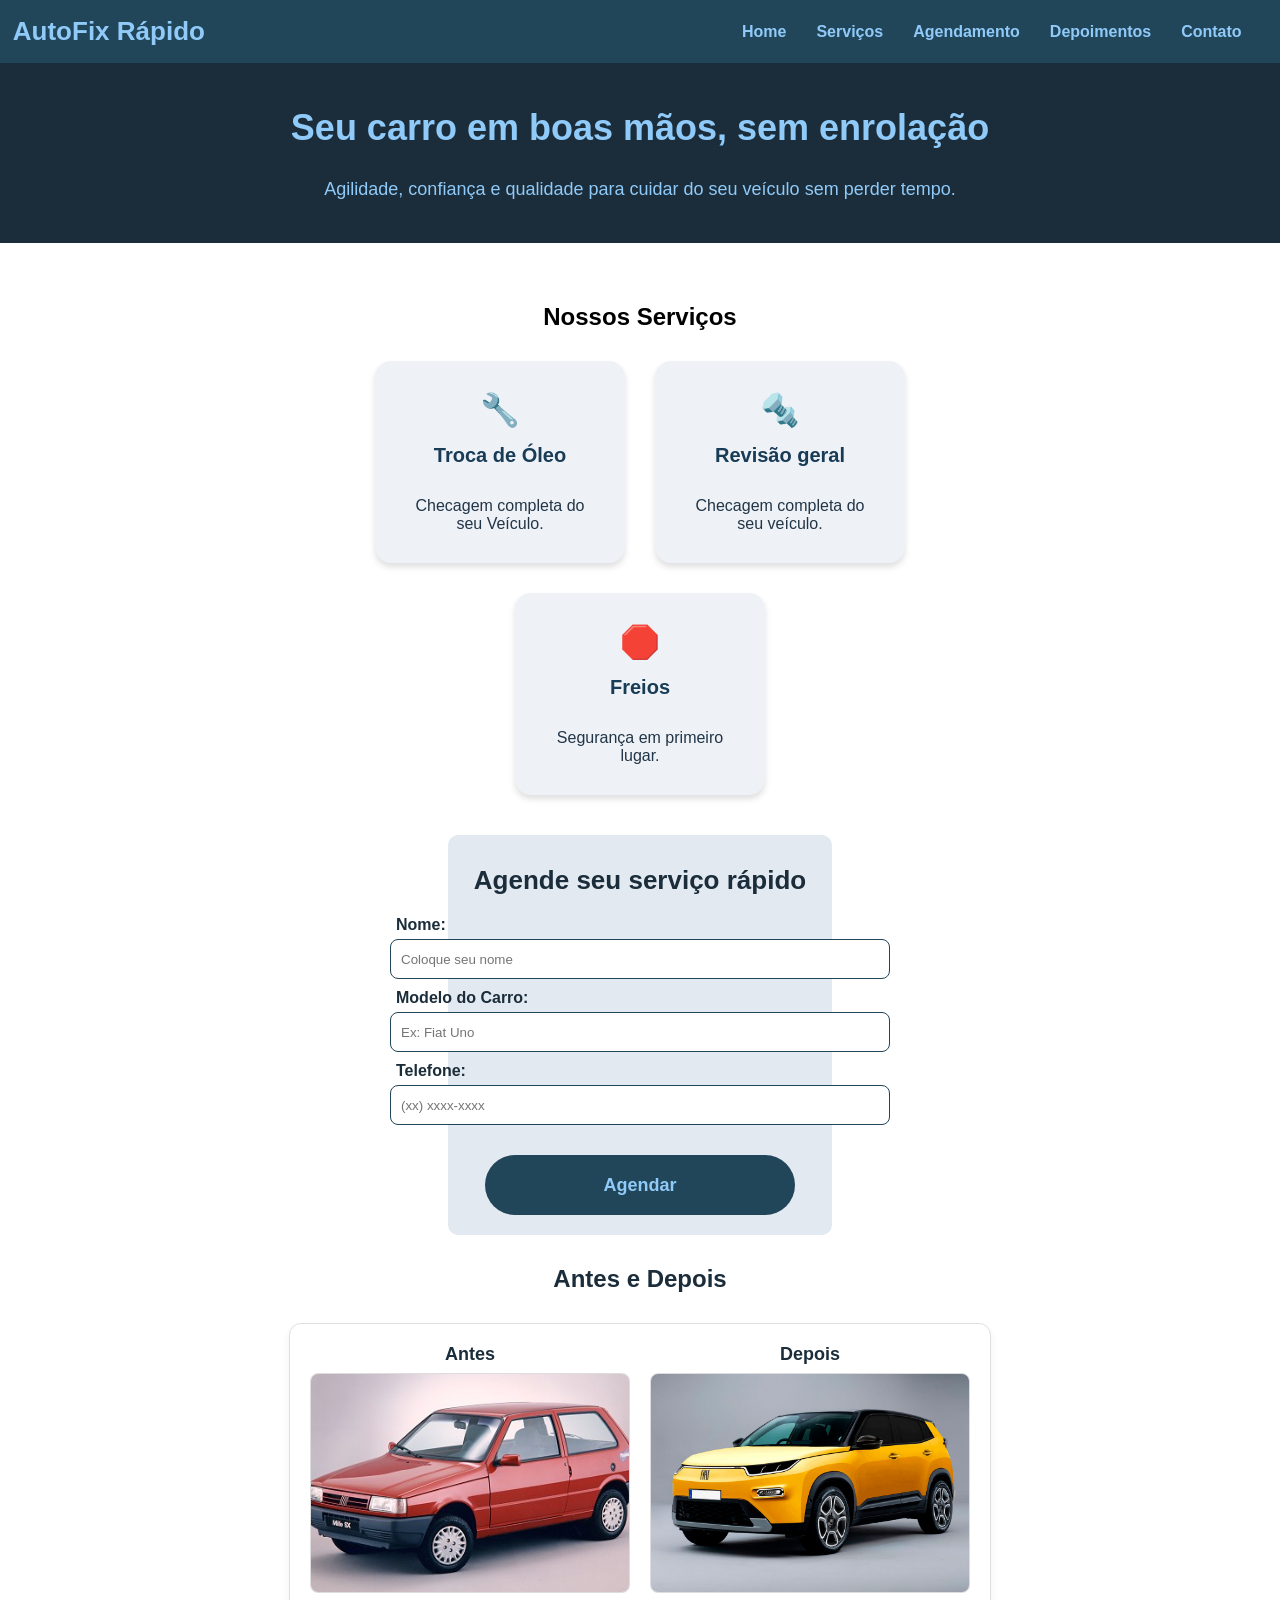
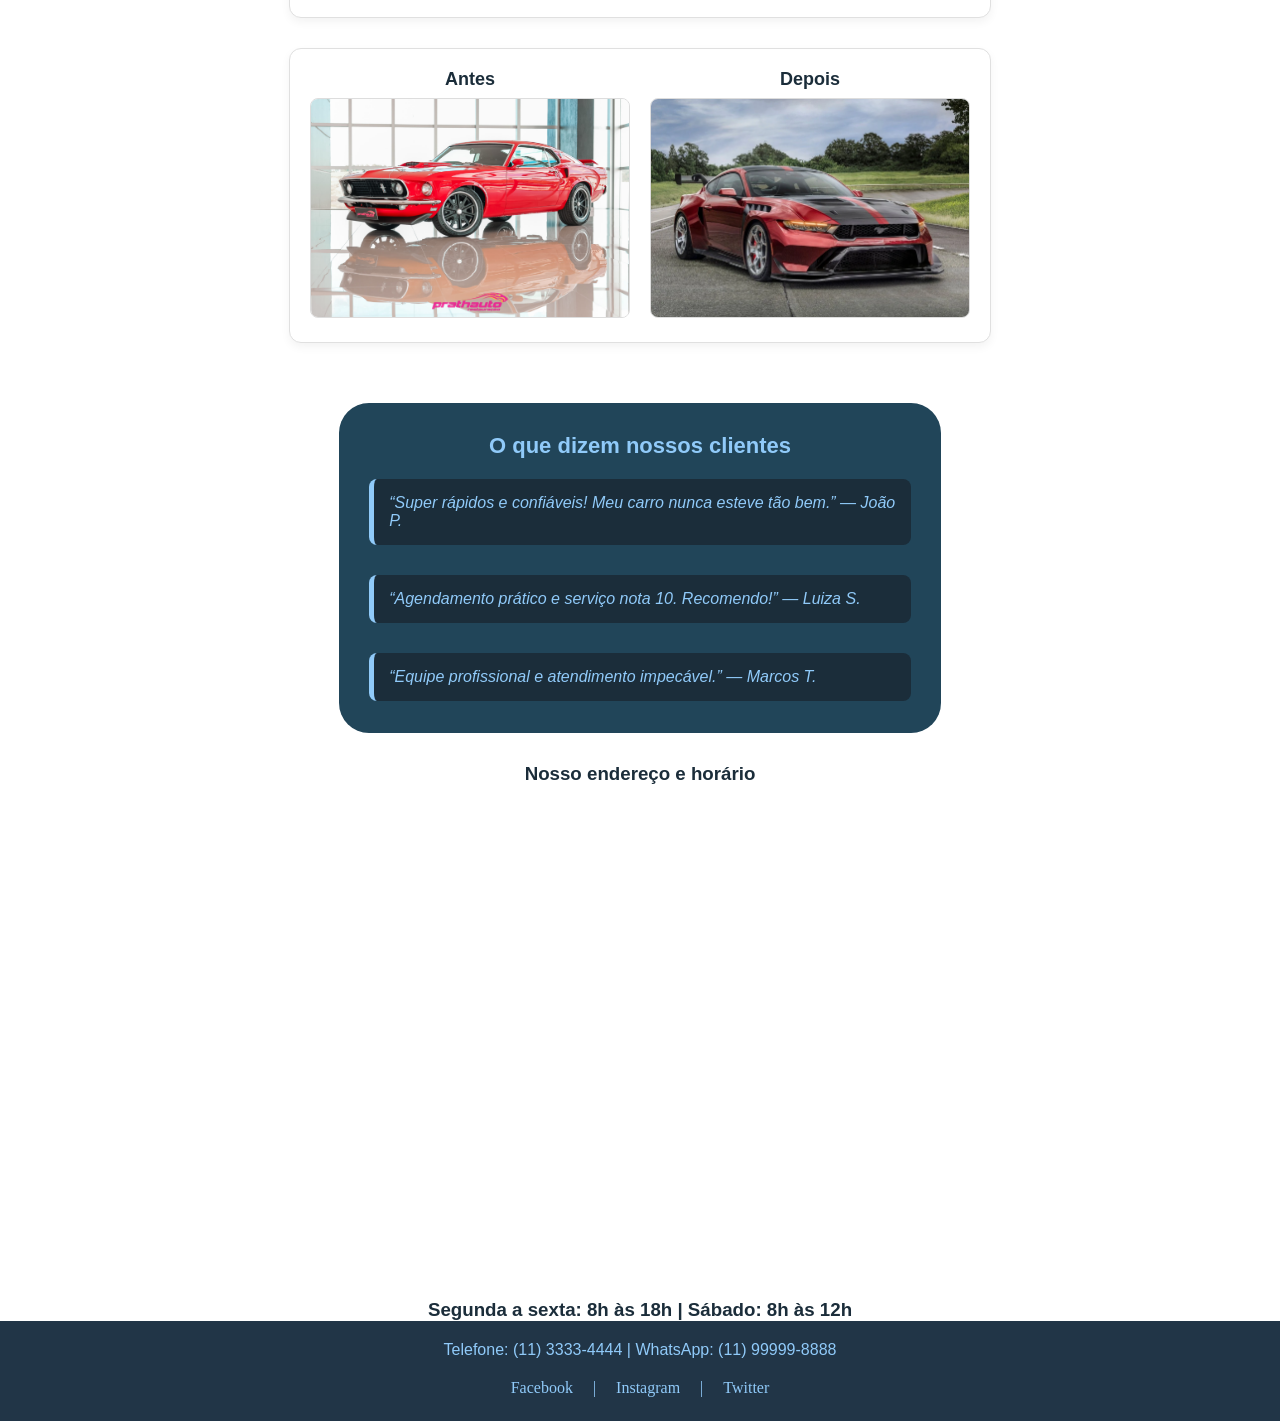
<file: index.html>
<!DOCTYPE html>
<html lang="pt-BR">
    <head>
        <title> Autofix Rápido </title>
        <meta charset="UTF-8">
        <meta name="viewport" content="width=device-width, initial-scale=1.0">
        <meta http-equiv="X-UA=Compatible" content="IE-edge">
        <meta name="description" content="#">
        <meta name="keywords" content="#">
        <link rel="stylesheet" type="text/css" href="src/assets/style/index.css">
        <link rel="shortcut icon" href="src/assets/icon/#">
    </head>

    <body>
        <header id="home">
            <p> AutoFix Rápido </p>

            <nav>
                <ul>
                    <li> <a href="#"> Home </a> </li>
                    <li> <a href="#servico"> Serviços </a> </li>
                    <li> <a href="#agendamento"> Agendamento </a> </li>
                    <li> <a href="#depoimento"> Depoimentos </a> </li>
                    <li> <a href="#contato"> Contato </a> </li>
                </ul>
            </nav>

        </header>

        <main>

            <section class="section-info">
                <h3> Seu carro em boas mãos, sem enrolação </h3>
                <p> Agilidade, confiança e qualidade para cuidar do seu veículo sem perder tempo. </p>
            </section>
            
            <section id="servico" class="section-services">

                <h2> Nossos Serviços </h2>

                <div class="section-cards">

                    <div class="card">
                        <div class="icon"> 🔧 </div>
                        <h3> Troca de Óleo </h3>
                        <p> Checagem completa do seu Veículo. </p>
                    </div>
                    

                    <div class="card">
                        <div class="icon"> 🔩 </div>
                        <h3> Revisão geral </h3>
                        <p> Checagem completa do seu veículo. </p>
                    </div>
                    

                    <div class="card">
                        <div class="icon"> 🛑 </div>
                        <h3> Freios </h3>
                        <p> Segurança em primeiro lugar. </p>
                    </div>
                
                </div>
            </section>

            <section id="agendamento" class="section-agenda">
                <div class="agenda">
                    <h3> Agende seu serviço rápido </h3>
                    <form action="#">
                        <label for="name"> Nome: </label>
                        <input type="text" required placeholder="Coloque seu nome">

                        <label for="model"> Modelo do Carro: </label>
                        <input type="text" required placeholder="Ex: Fiat Uno">

                        <label for="tel"> Telefone: </label>
                        <input type="tel" required placeholder="(xx) xxxx-xxxx">
                        <button> Agendar </button>
                    </form>
                </div>
            </section>
            
            <section class="section-catalog">
                <h2> Antes e Depois </h2>
                
                <div class="catalog">
                    <div class="div-card-item">
                        <div class="item">
                            <h3> Antes </h3>
                            <div class="img-wrap">
                                <img src="src/assets/img/Carro2.jpg">
                            </div>
                        </div>
                        <div class="item">
                            <h3> Depois </h3>
                            <div class="img-wrap">
                                <img src="src/assets/img/Carro1.png">
                            </div>
                        </div>
                    </div>
                </div>
                
                <div class="catalog">
                    <div class="div-card-item">
                        <div class="item">
                            <h3> Antes </h3>
                            <div class="img-wrap">
                                <img src="src/assets/img/Carro3.jpg">
                            </div>
                        </div>
                        <div class="item">
                            <h3> Depois </h3>
                            <div class="img-wrap">
                                <img src="src/assets/img/Carro4.png">
                            </div>
                        </div>
                    </div>
                </div>
            </section>

            <section id="depoimento" class="section-depoiment">
                <div class="depoiment">
                    <h3> O que dizem nossos clientes </h3>
                    <article class="article-depoiment">
                        <blockquote>
                            <i> “Super rápidos e confiáveis! Meu carro nunca esteve tão bem.” — João P. </i>
                        </blockquote>
                    </article>

                    <article class="article-depoiment">
                        <blockquote>
                            <i> “Agendamento prático e serviço nota 10. Recomendo!” — Luiza S. </i>
                        </blockquote>
                    </article>

                    <article class="article-depoiment">
                        <blockquote>
                            <i> “Equipe profissional e atendimento impecável.” — Marcos T. </i>
                        </blockquote>
                    </article>
                </div>
            </section>

            <section class="section-map">
                <h3 class="section-map-title"> Nosso endereço e horário </h3>
                
                <div class="map">
                    
                    <iframe src="https://www.google.com/maps/embed?pb=!1m18!1m12!1m3!1d3657.2013974738843!2d-46.6569684!3d-23.5612092!2m3!1f0!2f0!3f0!3m2!1i1024!2i768!4f13.1!3m3!1m2!1s0x94ce59cea463aa5b%3A0x4e5746ffde1965e2!2sAv.%20Paulista%2C%201571%20-%20Bela%20Vista%2C%20S%C3%A3o%20Paulo%20-%20SP%2C%2001311-200!5e0!3m2!1spt-BR!2sbr!4v1774843880014!5m2!1spt-BR!2sbr" width="600" height="450" style="border:0;" allowfullscreen="" loading="lazy" referrerpolicy="no-referrer-when-downgrade"></iframe>

                </div>

                <h3 class="section-map-horario"> Segunda a sexta: 8h às 18h | Sábado: 8h às 12h </h3>

            </section>

            <footer>
                <p> Telefone: (11) 3333-4444 | WhatsApp: (11) 99999-8888 </p>
                <nav>
                    <ul>
                        <li> <a href="#"> Facebook </a></li>
                        |
                        <li> <a href="#"> Instagram </a> </li>
                        |
                        <li> <a href="#"> Twitter </a> </li>
                    </ul>
                </nav>
            </footer>

        </main>
    </body>
</html>
</file>
<file: src/assets/style/index.css>
/* Reset Geral */
*{

    padding: 0;
    margin: 0;
    box-sizing: border-box;

}

/* Cabeçalho (Header) */
header{

    width: 100%;
    height: 7vh;
    display: flex;
    justify-content: space-between;
    align-items: center;
    background-color: #214559;
    position: sticky;
    top: 0;

}

/* Logotipo ou Texto do Header */
header p{

    color: #90caf9;
    font-weight: bold;
    font-size: 26px;
    font-family: 'Segoe UI', sans-serif;
    margin-left: 1%;

}

/* Menu de Navegação */
header nav{

    margin-right: 3%;

}

/* Lista de Links */
header nav ul{

    display: flex;
    gap: 30px;

}

/* Itens da Lista */
header nav li{

    list-style: none;

}

/* Estilo dos Links */
header nav a{

    color: #90caf9;
    text-decoration: none;
    font-weight: 600;
    font-family: Arial, sans-serif;

}

/* Seção de Informações (Banner de Destaque) */
main .section-info{

    display: flex;
    flex-direction: column;
    align-items: center;
    justify-content: center;
    background-color: #1b2d3a;
    height: 20vh;

}

/* Título da Seção Info */
main .section-info h3{

    color: #90caf9;
    font-family: Arial, sans-serif;
    font-size: 36px;
    font-weight: 700;
    margin-bottom: 30px;

}

/* Texto da Seção Info */
main .section-info p{

    color: #90caf9;
    font-family: Arial, sans-serif;
    font-size: 18px;

}

/* Seção Geral de Serviços */
main .section-services{

    display: flex;
    flex-direction: column;
    justify-content: center;
    font-family: Arial, sans-serif;
    text-align: center;
    padding: 40px 20px;
    background-color: none;
    width: 50%;
    margin: 0 auto;

}

/* Título de Serviços */
main .section-services h2{

    margin-top: 20px;
    margin-bottom: 30px;

}

/* Container dos Cards de Serviços */
main .section-cards{

    display: flex;
    flex-direction: row;
    justify-content: center;
    gap: 30px;
    flex-wrap: wrap;

}

/* Cartão Individual de Serviço */
main .card{

    background-color: #eef1f6;
    border-radius: 16px;
    padding: 30px;
    width: 250px;
    box-shadow: 0 4px 6px rgba(0, 0, 0, 0.13);

}

/* Ícone dentro do Card */
main .card .icon{

    font-size: 32px;
    margin-bottom: 15px;

}

/* Título do Card */
main .card h3{

    color: #183b56;
    margin-bottom: 30px;
    font-size: 20px;
    font-weight: 700;

}

/* Texto descritivo do Card */
main .card p{

    color: #213547;

}

/* Section Principal da Agenda */
main .section-agenda{

    width: 29%;
    margin: 0 auto;
    padding: 20px;
    background-color: #e3e9f1;
    border-radius: 10px;

}

/* Título */
main .agenda h3{

    margin-top: 10px;
    margin-bottom: 20px;
    font-family: Arial, sans-serif;
    font-size: 26px;
    font-weight: 700;
    color: #1b2d3a;
    text-align: center;

}

/* Formulário */
main .agenda form{

    display: flex;
    flex-direction: column;
    align-items: center;

}

/* Textos (Labels) */
main form label{

    width: 488px;
    margin-bottom: 5px;
    font-family: Arial, sans-serif;
    font-weight: 700;
    color: #1b2d3a;
    text-align: left;

}

/* Caixas de Texto (Inputs) */
main .agenda input[type="text"], 
main .agenda input[type="tel"] {
    
    width: 500px;
    height: 40px;
    margin-bottom: 10px;
    text-indent: 10px;
    border: 1px solid #214559;
    border-radius: 8px;

}

/* Efeito ao clicar nas caixas de texto */
main .agenda input[type="text"]:focus, 
main .agenda input[type="tel"]:focus {
    
    outline: none;

}

/* Botão de Enviar */
main .agenda form button {
    
    width: 90%;
    height: 60px;
    margin-top: 20px;
    background-color: #214559;
    color: #90caf9;
    font-size: 18px;
    font-weight: 700;
    border: none;
    border-radius: 30px;
    cursor: pointer;

}

/* Container do Catálogo */
main .section-catalog .catalog{
    
    display: flex;
    flex-direction: row;
    flex-wrap: wrap;
    justify-content: center;
    padding: 20px;
    width: 100%;
    margin-bottom: -10px;

}

/* Título da Seção Catálogo */
main .section-catalog h2{

    font-family: Arial, sans-serif;
    color: #1b2d3a;
    text-align: center;
    margin-top: 30px;
    margin-bottom: 10px;

}

/* Cartão Individual do Item (Antes e Depois) */
main .div-card-item{

    background-color: #ffffff;
    border: 1px solid #e0e0e0;
    border-radius: 12px;
    padding: 20px;
    box-shadow: 0 4px 10px rgba(0, 0, 0, 0.05);
    display: flex;
    flex-direction: row;
    gap: 20px;

}

/* Ajuste das Imagens */
main .img-wrap img{

    width: 320px;
    height: 220px;
    object-fit: cover;
    border-radius: 8px;
    border: 1px solid #ddd;

}

/* Subtítulos (Antes / Depois) */
main .item h3{

    text-align: center;
    font-size: 18px;
    color: #1b2d3a;
    margin-bottom: 8px;
    font-family: Arial, sans-serif;

}

/* Seção de Depoimentos */
main .section-depoiment {

    margin: 0 auto;
    background-color: #214559;
    color: #90caf9;
    width: 50%;
    height: 330px;
    margin-top: 50px;
    margin-bottom: 30px;
    border-radius: 30px;
    padding: 30px;
    display: flex;
    flex-direction: column;
    align-items: center;
    overflow: hidden;

}

/* Título da Seção Depoimentos */
main .section-depoiment h3 {

    font-family: Arial, sans-serif;
    text-align: center;
    font-size: 22px;

}

/* Container Interno Depoimentos */
main .depoiment {

    display: flex;
    flex-direction: column;
    gap: 20px;
    width: 100%;

}

/* Bloco de Citação (Depoimento) */
main blockquote {

    background-color: #1b2d3a;
    padding: 15px;
    border-left: 5px solid #90caf9;
    border-radius: 8px;
    margin-bottom: 10px;
    width: 100%;

}

/* Estilo do Texto Depoimento */
main blockquote i {

    font-family: Arial, sans-serif;

}

/* Seção de Mapa */
main .section-map{

    display: flex;
    flex-direction: column;
    justify-content: center;
    align-items: center;
    
}

/* Título do Mapa */
main .section-map .section-map-title{

    font-family: Arial, sans-serif;
    color: #1b2d3a;
    margin-bottom: 30px;

}

/* iframe do Mapa */
main .section-map iframe{

    width: 900px;
    padding: 0 20px;

}

/* Horário do Mapa */
main .section-map .section-map-horario{

    font-family: Arial, sans-serif;
    color: #1b2d3a;
    margin-top: 30px;

}

/* Rodapé (Footer) */
footer{

    background-color: #213547;
    color: #90caf9;
    width: 100%;
    height: 100px;
    display: flex;
    flex-direction: column;
    align-items: center;

}

/* Texto do Rodapé */
footer p{

    margin-top: 20px;
    font-family: Arial, sans-serif;
    margin-bottom: 10px;

}

/* Menu de Navegação do Rodapé */
footer nav{

    display: flex;
    justify-content: center;
    margin-top: 10px;

}

/* Estilo dos Links do Rodapé */
footer a{

    color: #90caf9;
    text-decoration: none;

}

/* Itens da Lista do Rodapé */
footer li{

    list-style: none;

}

/* Lista de Links do Rodapé */
footer ul{

    display: flex;
    gap: 20px;

}

/* ========================================= */
        /* Responsividade              */
/* ========================================= */

/* ------ Max Width 430px ------ */
@media(max-width: 430px){

    /* Cabeçalho (Header) */
    header {

        display: flex;
        flex-direction: row;
        flex-wrap: wrap;
        justify-content: center;
        height: auto;
        padding: 10px;

    }

    /* Lista de Links do Header */
    header nav ul {

        display: flex;
        flex-wrap: wrap;
        justify-content: center;
        gap: 15px;
        margin-top: 10px;

    }

    /* Título da Seção Info */
    main .section-info h3{

        font-size: 20px;
        text-align: center;

    }

    /* Texto da Seção Info */
    main .section-info p{

        text-align: center;
        font-size: 13px;

    }
    
    /* Section Principal da Agenda */
    main .section-agenda{

        width: 90%;
        margin: 0 auto;
        padding: 20px;
        background-color: #e3e9f1;
        border-radius: 10px;

    }

    /* Título Agenda */
    main .agenda h3{

        margin-top: 10px;
        margin-bottom: 20px;
        font-family: Arial, sans-serif;
        font-size: 26px;
        font-weight: 700;
        color: #1b2d3a;
        text-align: center;

    }

    /* Formulário Agenda */
    main .agenda form{

        display: flex;
        flex-direction: column;
        align-items: center;

    }

    /* Textos (Labels) Agenda */
    main form label{

        width: 260px;
        margin-bottom: 5px;
        font-family: Arial, sans-serif;
        font-weight: 700;
        color: #1b2d3a;
        text-align: left;

    }

    /* Caixas de Texto (Inputs) Agenda */
    main .agenda input[type="text"], 
    main .agenda input[type="tel"] {

        width: 270px;
        height: 40px;
        margin-bottom: 10px;
        text-indent: 10px;
        border: 1px solid #214559;
        border-radius: 8px;

    }

    /* Efeito ao clicar nas caixas de texto */
    main .agenda input[type="text"]:focus, 
    main .agenda input[type="tel"]:focus {

        outline: none;

    }

    /* Botão de Enviar Agenda */
    main .agenda form button {

        width: 90%;
        height: 60px;
        margin-top: 20px;
        background-color: #214559;
        color: #90caf9;
        font-size: 18px;
        font-weight: 700;
        border: none;
        border-radius: 30px;
        cursor: pointer;

    }

    /* Container do Catálogo */
    main .section-catalog .catalog{

        display: flex;
        flex-direction: row;
        flex-wrap: wrap;
        justify-content: center;
        padding: 20px;
        width: 100%;
        margin-bottom: -10px;

    }

    /* Título da Seção Catálogo */
    main .section-catalog h2{

        font-family: Arial, sans-serif;
        color: #1b2d3a;
        text-align: center;
        margin-top: 30px;
        margin-bottom: 10px;

    }

    /* Cartão Individual do Item (Antes e Depois) */
    main .div-card-item{

        background-color: #ffffff;
        border: 1px solid #e0e0e0;
        border-radius: 12px;
        padding: 20px;
        box-shadow: 0 4px 10px rgba(0, 0, 0, 0.05);
        display: flex;
        flex-direction: column;
        gap: 20px;

    }

    /* Ajuste das Imagens */
    main .img-wrap img{

        width: 320px;
        height: 220px;
        object-fit: cover;
        border-radius: 8px;
        border: 1px solid #ddd;

    }

    /* Subtítulos (Antes / Depois) */
    main .item h3{

        text-align: center;
        font-size: 18px;
        color: #1b2d3a;
        margin-bottom: 8px;
        font-family: Arial, sans-serif;

    }

    /* Seção de Depoimentos */
    main .section-depoiment {

        margin: 0 auto;
        background-color: #214559;
        color: #90caf9;
        width: 90%;
        height: 425px;
        margin-top: 50px;
        margin-bottom: 30px;
        border-radius: 30px;
        padding: 30px;
        display: flex;
        flex-direction: column;
        align-items: center;
        overflow: hidden;

    }

    /* Título da Seção Depoimentos */
    main .section-depoiment h3 {

        font-family: Arial, sans-serif;
        text-align: center;
        font-size: 22px;

    }

    /* Container Interno Depoimentos */
    main .depoiment {

        display: flex;
        flex-direction: column;
        gap: 20px;
        width: 100%;

    }

    /* Bloco de Citação (Depoimento) */
    main blockquote {

        background-color: #1b2d3a;
        padding: 15px;
        border-left: 5px solid #90caf9;
        border-radius: 8px;
        margin-bottom: 10px;
        width: 100%;

    }

    /* Estilo do Texto Depoimento */
    main blockquote i {

        font-family: Arial, sans-serif;

    }

    /* Seção de Mapa */
    main .section-map{

        display: flex;
        flex-direction: column;
        justify-content: center;
        align-items: center;

    }

    /* Título do Mapa */
    main .section-map .section-map-title{

        font-family: Arial, sans-serif;
        color: #1b2d3a;
        margin-bottom: 30px;

    }

    /* iframe do Mapa */
    main .section-map iframe{

        /* width: 414px; (Substituído por 100% para evitar overflow) */
        width: 100%;
        padding: 0 20px;

    }

    /* Horário do Mapa */
    main .section-map .section-map-horario{

        font-family: Arial, sans-serif;
        font-size: 17px;
        color: #1b2d3a;
        margin-top: 30px;
        text-align: center;
        margin-bottom: 10px;

    }

    /* Rodapé (Footer) */
    footer{

        background-color: #213547;
        color: #90caf9;
        width: 100%;
        height: 100px;
        display: flex;
        flex-direction: column;
        align-items: center;

    }

    /* Texto do Rodapé */
    footer p{

        margin-top: 20px;
        font-family: Arial, sans-serif;
        margin-bottom: 10px;
        text-align: center;

    }

    /* Menu de Navegação do Rodapé */
    footer nav{

        display: flex;
        justify-content: center;
        margin-top: 10px;

    }

    /* Estilo dos Links do Rodapé */
    footer a{

        color: #90caf9;
        text-decoration: none;

    }

    /* Itens da Lista do Rodapé */
    footer li{

        list-style: none;

    }

    /* Lista de Links do Rodapé */
    footer ul{

        display: flex;
        gap: 20px;

    }
}

/* ------ Max Width 414px ------ */
@media (max-width: 414px){

    /* Cabeçalho (Header) */
    header {

        display: flex;
        flex-direction: row;
        flex-wrap: wrap;
        justify-content: center;
        height: auto;
        padding: 10px;

    }

    /* Lista de Links do Header */
    header nav ul {

        display: flex;
        flex-wrap: wrap;
        justify-content: center;
        gap: 15px;
        margin-top: 10px;

    }

    /* Seção de Informações (Banner de Destaque) */
    main .section-info{

        display: flex;
        flex-direction: column;
        align-items: center;
        justify-content: center;
        background-color: #1b2d3a;
        height: 20vh;

    }

    /* Título da Seção Info */
    main .section-info h3{

        color: #90caf9;
        font-family: Arial, sans-serif;
        font-size: 23px;
        font-weight: 700;
        margin-bottom: 30px;
        text-align: center;

    }

    /* Texto da Seção Info */
    main .section-info p{

        color: #90caf9;
        font-family: Arial, sans-serif;
        font-size: 16px;
        text-align: center;

    }

    /* Section Principal da Agenda */
    main .section-agenda{

        width: 90%;
        margin: 0 auto;
        padding: 20px;
        background-color: #e3e9f1;
        border-radius: 10px;

    }

    /* Título Agenda */
    main .agenda h3{

        margin-top: 10px;
        margin-bottom: 20px;
        font-family: Arial, sans-serif;
        font-size: 26px;
        font-weight: 700;
        color: #1b2d3a;
        text-align: center;

    }

    /* Formulário Agenda */
    main .agenda form{

        display: flex;
        flex-direction: column;
        align-items: center;

    }

    /* Textos (Labels) Agenda */
    main form label{

        width: 260px;
        margin-bottom: 5px;
        font-family: Arial, sans-serif;
        font-weight: 700;
        color: #1b2d3a;
        text-align: left;

    }

    /* Caixas de Texto (Inputs) Agenda */
    main .agenda input[type="text"], 
    main .agenda input[type="tel"] {

        width: 270px;
        height: 40px;
        margin-bottom: 10px;
        text-indent: 10px;
        border: 1px solid #214559;
        border-radius: 8px;

    }

    /* Efeito ao clicar nas caixas de texto */
    main .agenda input[type="text"]:focus, 
    main .agenda input[type="tel"]:focus {

        outline: none;

    }

    /* Botão de Enviar Agenda */
    main .agenda form button {

        width: 90%;
        height: 60px;
        margin-top: 20px;
        background-color: #214559;
        color: #90caf9;
        font-size: 18px;
        font-weight: 700;
        border: none;
        border-radius: 30px;
        cursor: pointer;

    }

    /* Container do Catálogo */
    main .section-catalog .catalog{

        display: flex;
        flex-direction: row;
        flex-wrap: wrap;
        justify-content: center;
        padding: 20px;
        width: 100%;
        margin-bottom: -10px;

    }

    /* Título da Seção Catálogo */
    main .section-catalog h2{

        font-family: Arial, sans-serif;
        color: #1b2d3a;
        text-align: center;
        margin-top: 30px;
        margin-bottom: 10px;

    }

    /* Cartão Individual do Item (Antes e Depois) */
    main .div-card-item{

        background-color: #ffffff;
        border: 1px solid #e0e0e0;
        border-radius: 12px;
        padding: 20px;
        box-shadow: 0 4px 10px rgba(0, 0, 0, 0.05);
        display: flex;
        flex-direction: column;
        gap: 20px;

    }

    /* Ajuste das Imagens */
    main .img-wrap img{

        width: 320px;
        height: 220px;
        object-fit: cover;
        border-radius: 8px;
        border: 1px solid #ddd;

    }

    /* Subtítulos (Antes / Depois) */
    main .item h3{

        text-align: center;
        font-size: 18px;
        color: #1b2d3a;
        margin-bottom: 8px;
        font-family: Arial, sans-serif;

    }

    /* Seção de Depoimentos */
    main .section-depoiment {

        margin: 0 auto;
        background-color: #214559;
        color: #90caf9;
        width: 90%;
        height: 425px;
        margin-top: 50px;
        margin-bottom: 30px;
        border-radius: 30px;
        padding: 30px;
        display: flex;
        flex-direction: column;
        align-items: center;
        overflow: hidden;

    }

    /* Título da Seção Depoimentos */
    main .section-depoiment h3 {

        font-family: Arial, sans-serif;
        text-align: center;
        font-size: 22px;

    }

    /* Container Interno Depoimentos */
    main .depoiment {

        display: flex;
        flex-direction: column;
        gap: 20px;
        width: 100%;

    }

    /* Bloco de Citação (Depoimento) */
    main blockquote {

        background-color: #1b2d3a;
        padding: 15px;
        border-left: 5px solid #90caf9;
        border-radius: 8px;
        margin-bottom: 10px;
        width: 100%;

    }

    /* Estilo do Texto Depoimento */
    main blockquote i {

        font-family: Arial, sans-serif;

    }

    /* Seção de Mapa */
    main .section-map{

        display: flex;
        flex-direction: column;
        justify-content: center;
        align-items: center;

    }

    /* Título do Mapa */
    main .section-map .section-map-title{

        font-family: Arial, sans-serif;
        color: #1b2d3a;
        margin-bottom: 30px;

    }

    /* iframe do Mapa */
    main .section-map iframe{

        /* width: 414px; (Substituído por 100% para evitar overflow)*/
        width: 100%;
        padding: 0 20px;

    }

    /* Horário do Mapa */
    main .section-map .section-map-horario{

        font-family: Arial, sans-serif;
        font-size: 17px;
        color: #1b2d3a;
        margin-top: 30px;
        text-align: center;
        margin-bottom: 10px;

    }

    /* Rodapé (Footer) */
    footer{

        background-color: #213547;
        color: #90caf9;
        width: 100%;
        height: 100px;
        display: flex;
        flex-direction: column;
        align-items: center;

    }

    /* Texto do Rodapé */
    footer p{

        margin-top: 20px;
        font-family: Arial, sans-serif;
        margin-bottom: 10px;
        text-align: center;

    }

    /* Menu de Navegação do Rodapé */
    footer nav{

        display: flex;
        justify-content: center;
        margin-top: 10px;

    }

    /* Estilo dos Links do Rodapé */
    footer a{

        color: #90caf9;
        text-decoration: none;

    }

    /* Itens da Lista do Rodapé */
    footer li{

        list-style: none;

    }

    /* Lista de Links do Rodapé */
    footer ul{

        display: flex;
        gap: 20px;

    }
}

/* ------ Max Width 412px ------ */


/* ------ Max Width 390px ------ */
@media (max-width: 390px){

    /* Cabeçalho (Header) */
    header{

        width: 100%;

    }

    /* Seção de Informações (Banner de Destaque) */
    main .section-info{

        display: flex;
        width: 100%;
        flex-direction: column;
        align-items: center;
        justify-content: center;
        background-color: #1b2d3a;
        height: 20vh;

    }

    /* Seção Geral de Serviços */
    main .section-services{

        display: flex;
        flex-direction: column;
        justify-content: center;
        font-family: Arial, sans-serif;
        text-align: center;
        padding: 40px 20px;
        background-color: none;
        width: 100%;
        margin: 0 auto;

    }

    /* Título de Serviços */

    main .section-services h2{

        margin-top: 20px;
        margin-bottom: 30px;

    }

    /* Container dos Cards de Serviços */
    main .section-cards{

        display: flex;
        flex-direction: row;
        justify-content: center;
        gap: 30px;
        flex-wrap: wrap;

    }

    /* Cartão Individual de Serviço */
    main .card{

        background-color: #eef1f6;
        border-radius: 16px;
        padding: 30px;
        width: 250px;
        box-shadow: 0 4px 6px rgba(0, 0, 0, 0.13);

    }

    /* Ícone dentro do Card */
    main .card .icon{

        font-size: 32px;
        margin-bottom: 15px;

    }

    /* Título do Card */
    main .card h3{

        color: #183b56;
        margin-bottom: 30px;
        font-size: 20px;
        font-weight: 700;

    }

    /* Texto descritivo do Card */
    main .card p{

        color: #213547;

    }

    /* Rodapé (Footer) */
    footer{

        background-color: #213547;
        color: #90caf9;
        width: 100%;
        max-width: none;
        height: 100px;
        display: flex;
        flex-direction: column;
        align-items: center;

    }

    /* Texto do Rodapé */
    footer p{

        margin-top: 20px;
        font-family: Arial, sans-serif;
        margin-bottom: 10px;

    }

    /* Menu de Navegação do Rodapé */
    footer nav{

        display: flex;
        justify-content: center;
        margin-top: 10px;

    }

    /* Estilo dos Links do Rodapé */
    footer a{

        color: #90caf9;
        text-decoration: none;

    }

    /* Itens da Lista do Rodapé */
    footer li{

        list-style: none;

    }

    /* Lista de Links do Rodapé */
    footer ul{

        display: flex;
        gap: 20px;

    }
}

/* ------ Max Width 375px ------ */
@media (max-width: 375px){

    /* Cabeçalho (Header) */
    header {

        display: flex;
        flex-direction: row;
        flex-wrap: wrap;
        justify-content: center;
        height: auto;
        padding: 10px;

    }

    /* Lista de Links do Header */
    header nav ul {

        display: flex;
        flex-wrap: wrap;
        justify-content: center;
        gap: 15px;
        margin-top: 10px;

    }

    /* Título da Seção Info */
    main .section-info h3{

        font-size: 22px;
        text-align: center;

    }

    /* Texto da Seção Info */
    main .section-info p{

        text-align: center;
        font-size: 15px;

    }

    /* Section Principal da Agenda */
    main .section-agenda{

        width: 90%;
        margin: 0 auto;
        padding: 20px;
        background-color: #e3e9f1;
        border-radius: 10px;

    }

    /* Título Agenda */
    main .agenda h3{

        margin-top: 10px;
        margin-bottom: 20px;
        font-family: Arial, sans-serif;
        font-size: 26px;
        font-weight: 700;
        color: #1b2d3a;
        text-align: center;

    }

    /* Formulário Agenda */
    main .agenda form{

        display: flex;
        flex-direction: column;
        align-items: center;

    }

    /* Textos (Labels) Agenda */
    main form label{

        width: 260px;
        margin-bottom: 5px;
        font-family: Arial, sans-serif;
        font-weight: 700;
        color: #1b2d3a;
        text-align: left;

    }

    /* Caixas de Texto (Inputs) Agenda */
    main .agenda input[type="text"], 
    main .agenda input[type="tel"] {

        width: 270px;
        height: 40px;
        margin-bottom: 10px;
        text-indent: 10px;
        border: 1px solid #214559;
        border-radius: 8px;

    }

    /* Efeito ao clicar nas caixas de texto */
    main .agenda input[type="text"]:focus, 
    main .agenda input[type="tel"]:focus {

        outline: none;

    }

    /* Botão de Enviar Agenda */
    main .agenda form button {

        width: 90%;
        height: 60px;
        margin-top: 20px;
        background-color: #214559;
        color: #90caf9;
        font-size: 18px;
        font-weight: 700;
        border: none;
        border-radius: 30px;
        cursor: pointer;

    }

    /* Container do Catálogo */
    main .section-catalog .catalog{

        display: flex;
        flex-direction: row;
        flex-wrap: wrap;
        justify-content: center;
        padding: 20px;
        width: 100%;
        margin-bottom: -10px;

    }

    /* Título da Seção Catálogo */
    main .section-catalog h2{

        font-family: Arial, sans-serif;
        color: #1b2d3a;
        text-align: center;
        margin-top: 30px;
        margin-bottom: 10px;

    }

    /* Cartão Individual do Item (Antes e Depois) */
    main .div-card-item{

        background-color: #ffffff;
        border: 1px solid #e0e0e0;
        border-radius: 12px;
        padding: 20px;
        box-shadow: 0 4px 10px rgba(0, 0, 0, 0.05);
        display: flex;
        flex-direction: column;
        gap: 20px;

    }

    /* Ajuste das Imagens */
    main .img-wrap img{

        width: 320px;
        height: 220px;
        object-fit: cover;
        border-radius: 8px;
        border: 1px solid #ddd;

    }

    /* Subtítulos (Antes / Depois) */
    main .item h3{

        text-align: center;
        font-size: 18px;
        color: #1b2d3a;
        margin-bottom: 8px;
        font-family: Arial, sans-serif;

    }

    /* Seção de Depoimentos */
    main .section-depoiment {

        margin: 0 auto;
        background-color: #214559;
        color: #90caf9;
        width: 90%;
        height: 425px;
        margin-top: 50px;
        margin-bottom: 30px;
        border-radius: 30px;
        padding: 30px;
        display: flex;
        flex-direction: column;
        align-items: center;
        overflow: hidden;

    }

    /* Título da Seção Depoimentos */
    main .section-depoiment h3 {

        font-family: Arial, sans-serif;
        text-align: center;
        font-size: 22px;

    }

    /* Container Interno Depoimentos */
    main .depoiment {

        display: flex;
        flex-direction: column;
        gap: 20px;
        width: 100%;

    }

    /* Bloco de Citação (Depoimento) */
    main blockquote {

        background-color: #1b2d3a;
        padding: 15px;
        border-left: 5px solid #90caf9;
        border-radius: 8px;
        margin-bottom: 10px;
        width: 100%;

    }

    /* Estilo do Texto Depoimento */
    main blockquote i {

        font-family: Arial, sans-serif;

    }

    /* Seção de Mapa */
    main .section-map{

        display: flex;
        flex-direction: column;
        justify-content: center;
        align-items: center;

    }

    /* Título do Mapa */
    main .section-map .section-map-title{

        font-family: Arial, sans-serif;
        color: #1b2d3a;
        margin-bottom: 30px;

    }

    /* iframe do Mapa */
    main .section-map iframe{

        width: 100%;
        max-width: 340px;

    }

    /* Horário do Mapa */
    main .section-map .section-map-horario{

        font-family: Arial, sans-serif;
        color: #1b2d3a;
        margin-top: 30px;
        text-align: center;
        margin-bottom: 10px;

    }

    /* Rodapé (Footer) */
    footer{

        background-color: #213547;
        color: #90caf9;
        width: 100%;
        height: 100px;
        display: flex;
        flex-direction: column;
        align-items: center;

    }

    /* Texto do Rodapé */
    footer p{

        margin-top: 20px;
        font-family: Arial, sans-serif;
        margin-bottom: 10px;
        text-align: center;

    }

    /* Menu de Navegação do Rodapé */
    footer nav{

        display: flex;
        justify-content: center;
        margin-top: 10px;

    }

    /* Estilo dos Links do Rodapé */
    footer a{

        color: #90caf9;
        text-decoration: none;

    }

    /* Itens da Lista do Rodapé */
    footer li{

        list-style: none;

    }

    /* Lista de Links do Rodapé */
    footer ul{

        display: flex;
        gap: 20px;

    }
}

/* ------ Max Width 360px ------ */
@media (max-width: 360px){

    /* Cabeçalho (Header) */
    header {

        display: flex;
        flex-direction: row;
        flex-wrap: wrap;
        justify-content: center;
        height: auto;
        padding: 10px;

    }

    /* Lista de Links do Header */
    header nav ul {

        display: flex;
        flex-wrap: wrap;
        justify-content: center;
        gap: 15px;
        margin-top: 10px;

    }

    /* Título da Seção Info */
    main .section-info h3{

        font-size: 22px;
        text-align: center;

    }

    /* Texto da Seção Info */
    main .section-info p{

        text-align: center;
        font-size: 15px;

    }

    /* Section Principal da Agenda */
    main .section-agenda{

        width: 90%;
        margin: 0 auto;
        padding: 20px;
        background-color: #e3e9f1;
        border-radius: 10px;

    }

    /* Título Agenda */
    main .agenda h3{

        margin-top: 10px;
        margin-bottom: 20px;
        font-family: Arial, sans-serif;
        font-size: 26px;
        font-weight: 700;
        color: #1b2d3a;
        text-align: center;

    }

    /* Formulário Agenda */
    main .agenda form{

        display: flex;
        flex-direction: column;
        align-items: center;

    }

    /* Textos (Labels) Agenda */
    main form label{

        width: 260px;
        margin-bottom: 5px;
        font-family: Arial, sans-serif;
        font-weight: 700;
        color: #1b2d3a;
        text-align: left;

    }

    /* Caixas de Texto (Inputs) Agenda */
    main .agenda input[type="text"], 
    main .agenda input[type="tel"] {

        width: 270px;
        height: 40px;
        margin-bottom: 10px;
        text-indent: 10px;
        border: 1px solid #214559;
        border-radius: 8px;

    }

    /* Efeito ao clicar nas caixas de texto */
    main .agenda input[type="text"]:focus, 
    main .agenda input[type="tel"]:focus {

        outline: none;

    }

    /* Botão de Enviar Agenda */
    main .agenda form button {

        width: 90%;
        height: 60px;
        margin-top: 20px;
        background-color: #214559;
        color: #90caf9;
        font-size: 18px;
        font-weight: 700;
        border: none;
        border-radius: 30px;
        cursor: pointer;

    }

    /* Container do Catálogo */
    main .section-catalog .catalog{

        display: flex;
        flex-direction: row;
        flex-wrap: wrap;
        justify-content: center;
        padding: 20px;
        width: 100%;
        margin-bottom: -10px;

    }

    /* Título da Seção Catálogo */
    main .section-catalog h2{

        font-family: Arial, sans-serif;
        color: #1b2d3a;
        text-align: center;
        margin-top: 30px;
        margin-bottom: 10px;

    }

    /* Cartão Individual do Item (Antes e Depois) */
    main .div-card-item{

        background-color: #ffffff;
        border: 1px solid #e0e0e0;
        border-radius: 12px;
        padding: 20px;
        box-shadow: 0 4px 10px rgba(0, 0, 0, 0.05);
        display: flex;
        flex-direction: column;
        gap: 20px;

    }

    /* Ajuste das Imagens */
    main .img-wrap img{

        width: 320px;
        height: 220px;
        object-fit: cover;
        border-radius: 8px;
        border: 1px solid #ddd;

    }

    /* Subtítulos (Antes / Depois) */
    main .item h3{

        text-align: center;
        font-size: 18px;
        color: #1b2d3a;
        margin-bottom: 8px;
        font-family: Arial, sans-serif;

    }

    /* Seção de Depoimentos */
    main .section-depoiment {

        margin: 0 auto;
        background-color: #214559;
        color: #90caf9;
        width: 90%;
        height: 425px;
        margin-top: 50px;
        margin-bottom: 30px;
        border-radius: 30px;
        padding: 30px;
        display: flex;
        flex-direction: column;
        align-items: center;
        overflow: hidden;

    }

    /* Título da Seção Depoimentos */
    main .section-depoiment h3 {

        font-family: Arial, sans-serif;
        text-align: center;
        font-size: 22px;

    }

    /* Parte Interna da Seçào Depoimentos */
    main .depoiment {

        display: flex;
        flex-direction: column;
        gap: 20px;
        width: 100%;

    }

    /* Bloco de Citaçào (Depoimento) */
    main blockquote {

        background-color: #1b2d3a;
        padding: 15px;
        border-left: 5px solid #90caf9;
        border-radius: 8px;
        margin-bottom: 10px;
        width: 100%;

    }

    /* Estilo do Texto Depoimento */
    main blockquote i {

        font-family: Arial, sans-serif;

    }

    /* Seção de Mapa */
    main .section-map{

        display: flex;
        flex-direction: column;
        justify-content: center;
        align-items: center;

    }

    /* Título do Mapa */
    main .section-map .section-map-title{

        font-family: Arial, sans-serif;
        color: #1b2d3a;
        margin-bottom: 30px;

    }

    /* iframe do Mapa */
    main .section-map iframe{

        width: 100%;
        max-width: 340px;

    }

    /* Horário do Mapa */
    main .section-map .section-map-horario{

        font-family: Arial, sans-serif;
        color: #1b2d3a;
        margin-top: 30px;
        text-align: center;
        margin-bottom: 10px;

    }

    /* Rodapé (Footer) */
    footer{

        background-color: #213547;
        color: #90caf9;
        width: 100%;
        height: 100px;
        display: flex;
        flex-direction: column;
        align-items: center;

    }

    /* Texto do Rodapé */
    footer p{

        margin-top: 20px;
        font-family: Arial, sans-serif;
        margin-bottom: 10px;
        text-align: center;

    }

    /* Menu de Navegação do Rodapé */
    footer nav{

        display: flex;
        justify-content: center;
        margin-top: 10px;

    }

    /* Estilo dos Links do Rodapé */
    footer a{

        color: #90caf9;
        text-decoration: none;

    }

    /* Itens da Lista do Rodapé */
    footer li{

        list-style: none;

    }

    /* Lista de Links do Rodapé */
    footer ul{

        display: flex;
        gap: 20px;

    }
}

/* ------ Max Width 1024px ------ */
@media (max-width: 1024px){

    /* Section Principal da Agenda */
    main .section-agenda{

        width: 59%;
        margin: 0 auto;
        padding: 20px;
        background-color: #e3e9f1;
        border-radius: 10px;

    }

    /* Título Agenda */
    main .agenda h3{

        margin-top: 10px;
        margin-bottom: 20px;
        font-family: Arial, sans-serif;

    }

    /* Seção de Depoimentos */
    main .section-depoiment {

        margin: 0 auto;
        background-color: #214559;
        color: #90caf9;
        width: 70%;
        height: 340px;
        margin-top: 50px;
        margin-bottom: 30px;
        border-radius: 30px;
        padding: 30px;
        display: flex;
        flex-direction: column;
        align-items: center;
        overflow: hidden;

    }
    /* Horário do Mapa */
    main .section-map .section-map-horario{

        font-family: Arial, sans-serif;
        color: #1b2d3a;
        margin-top: 30px;
        text-align: center;
        margin-bottom: 18px;

    }
}


@media (max-width: 1920px){
    main .section-agenda{

        width: 30%;

    }

    main .section-depoiment{

        width: 47%;

    }
}
</file>
